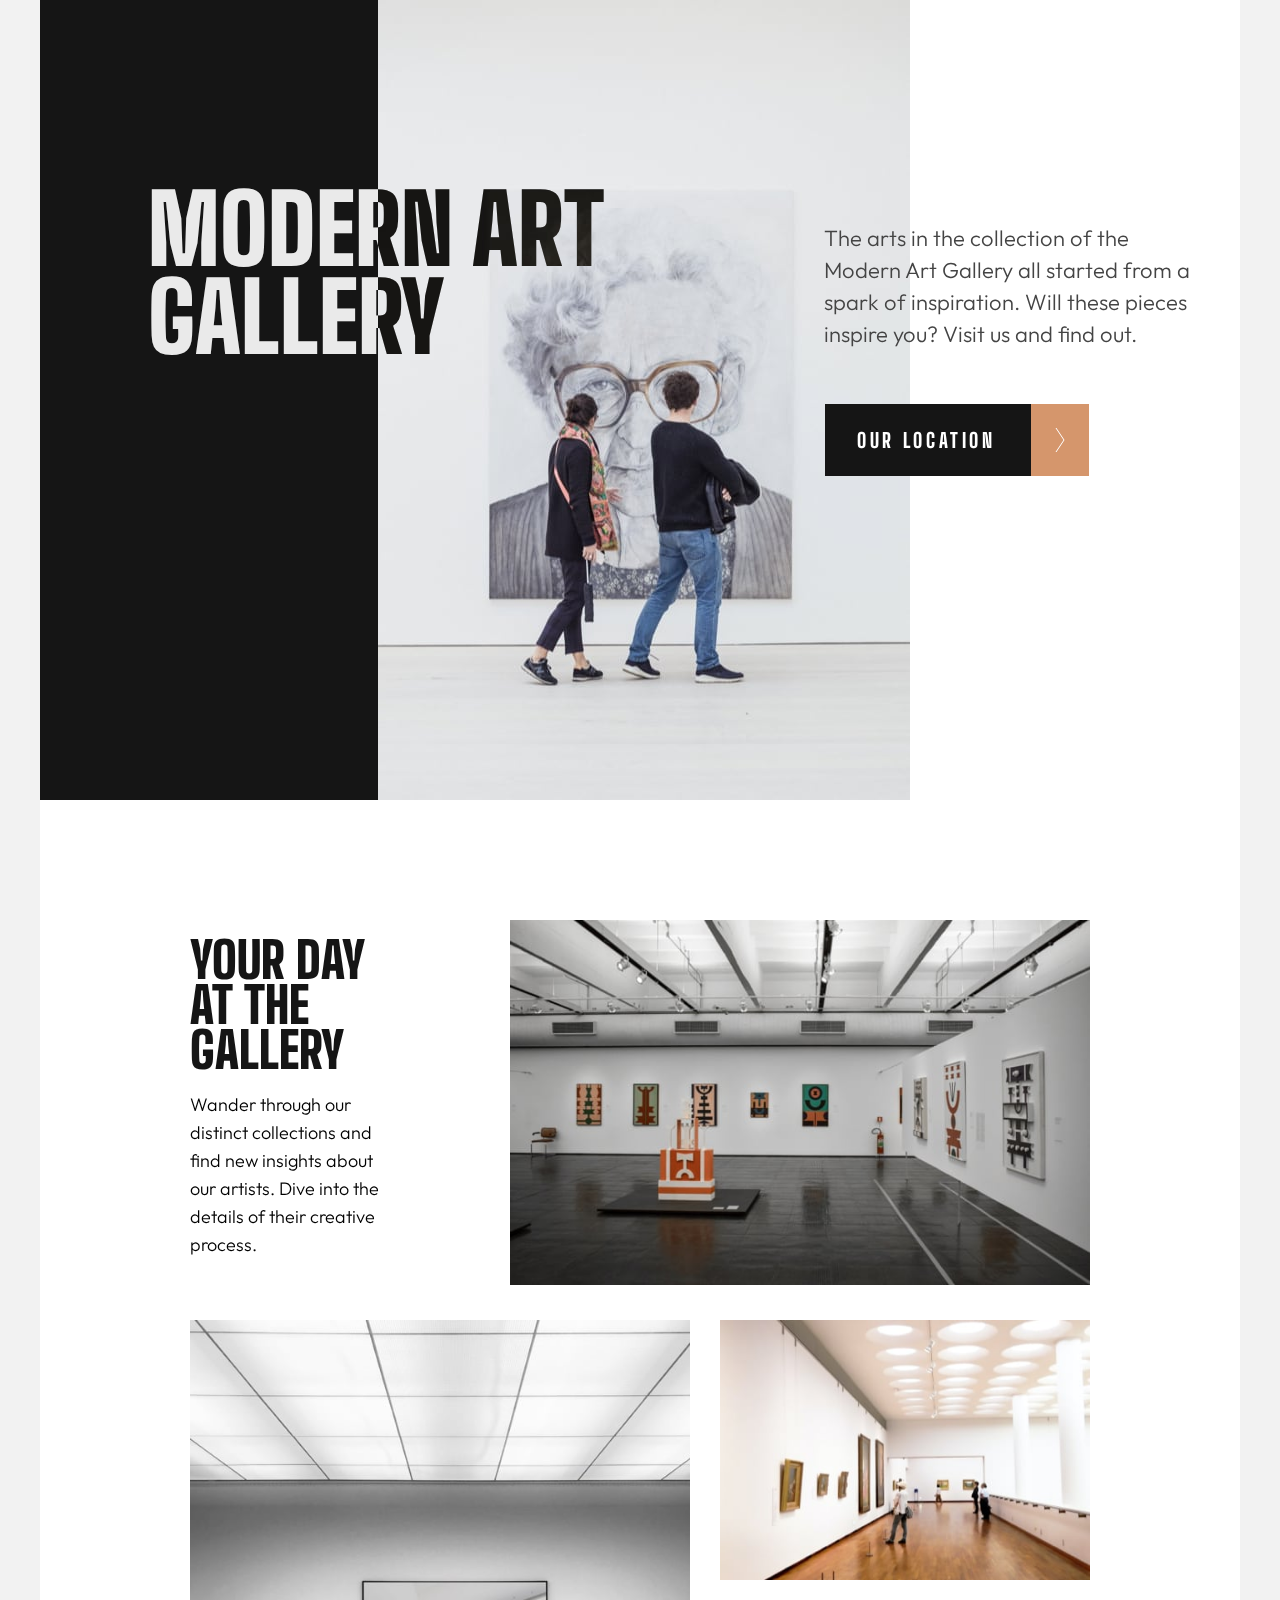
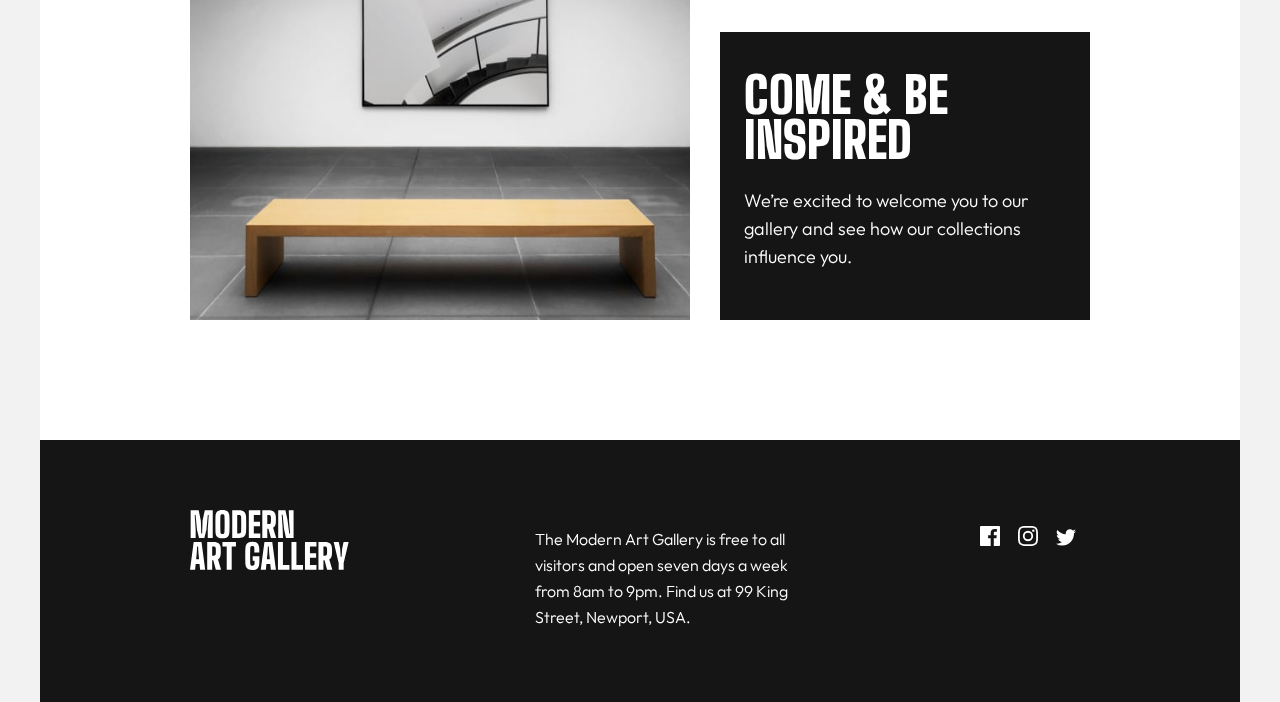
<file: index.html>
<!DOCTYPE html>
<html lang="en">
  <head>
    <meta charset="UTF-8" />
    <meta name="viewport" content="width=device-width, initial-scale=1.0" />

    <link
      rel="icon"
      type="image/png"
      sizes="32x32"
      href="./assets/favicon-32x32.png"
    />
    <link
      href="https://fonts.googleapis.com/css2?family=Outfit:wght@300&display=swap"
      rel="stylesheet"
    />
    <link
      href="https://fonts.googleapis.com/css2?family=Big+Shoulders+Display:wght@800;900&display=swap"
      rel="stylesheet"
    />
    <link rel="stylesheet" href="./style.css" />
    <title>Art gallery website</title>
  </head>
  <body>
    <header>
      <div class="header-div">
        <div class="top-left"></div>
        <div class="h1">modern art gallery</div>
        <div class="top-right">
          <p>
            The arts in the collection of the Modern Art Gallery all started
            from a spark of inspiration. Will these pieces inspire you? Visit us
            and find out.
          </p>
          <div>
            <a href="./location/location.html" class="button">
              <div class="our-location">OUR LOCATION</div>
              <img src="./assets/icon-arrow-right.svg" />
            </a>
          </div>
        </div>
      </div>
    </header>
    <main>
      <section class="section1">
        <div class="grid-1"></div>
        <article class="article1">
          <h2>Your Day at the Gallery</h2>
          <p>
            Wander through our distinct collections and find new insights about
            our artists. Dive into the details of their creative process.
          </p>
        </article>
      </section>

      <section class="section2">
        <div class="grid-2 section2-padding"></div>
        <div class="grid-3 section2-padding"></div>

        <article id="article-3" class="article2 section2-padding">
          <h2>come & be inspired</h2>
          <p>
            We’re excited to welcome you to our gallery and see how our
            collections influence you.
          </p>
        </article>
      </section>
    </main>
    <footer>
      <img src="./assets/logo-light.svg" alt="title logo" />
      <p>
        The Modern Art Gallery is free to all visitors and open seven days a
        week from 8am to 9pm. Find us at 99 King Street, Newport, USA.
      </p>
      <div class="footer-icons">
        <img
          class="icon"
          src="./assets/icon-facebook.svg"
          alt="facebook icon"
        />
        <img
          class="icon"
          src="./assets/icon-instagram.svg"
          alt="instagram icon"
        />
        <img class="icon" src="./assets/icon-twitter.svg" alt="twitter icon" />
      </div>
    </footer>
  </body>
</html>
</file>
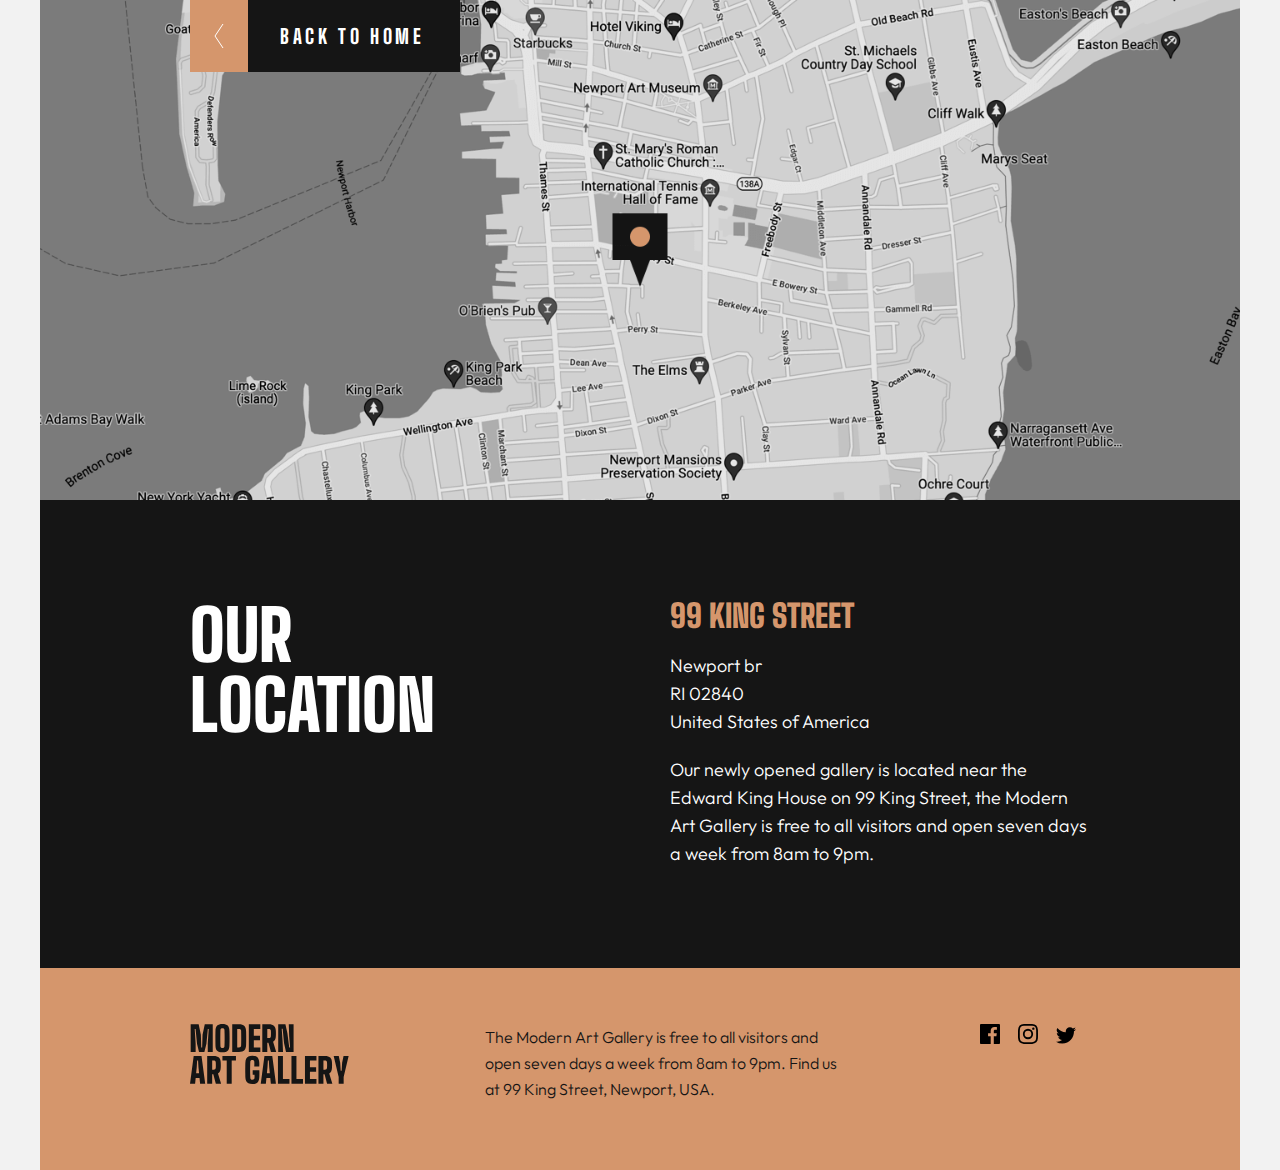
<file: location/location.html>
<!DOCTYPE html>
<html lang="en">
  <head>
    <meta charset="UTF-8" />
    <meta name="viewport" content="width=device-width, initial-scale=1.0" />

    <link
      rel="icon"
      type="image/png"
      sizes="32x32"
      href="../assets/favicon-32x32.png"
    />
    <link
      href="https://fonts.googleapis.com/css2?family=Outfit:wght@300&display=swap"
      rel="stylesheet"
    />
    <link
      href="https://fonts.googleapis.com/css2?family=Big+Shoulders+Display:wght@800;900&display=swap"
      rel="stylesheet"
    />

    <link rel="stylesheet" href="./location.css" />

    <title>Art gallery website</title>
  </head>
  <body>
    <header>
      <div>
        <a href="../index.html" class="button">
          <img src="../assets/icon-arrow-left.svg" />
          <div class="our-location">BACK TO HOME</div>
        </a>
      </div>
    </header>
    <main>
      <div class="h2">
        <h2>Our location</h2>
      </div>
      <div class="info">
        <h3>99 King Street</h3>
        <div>
          <p>
            Newport br <br />
            RI 02840 <br />
            United States of America
          </p>
        </div>
        <p>
          Our newly opened gallery is located near the Edward King House on 99
          King Street, the Modern Art Gallery is free to all visitors and open
          seven days a week from 8am to 9pm.
        </p>
      </div>
    </main>
    <footer>
      <img src="../assets/logo-dark.svg" alt="title logo" />
      <p>
        The Modern Art Gallery is free to all visitors and open seven days a
        week from 8am to 9pm. Find us at 99 King Street, Newport, USA.
      </p>
      <div class="footer-icons">
        <img
          class="icon"
          src="../assets/icon-facebook.svg"
          alt="facebook icon"
        />
        <img
          class="icon"
          src="../assets/icon-instagram.svg"
          alt="instagram icon"
        />
        <img class="icon" src="../assets/icon-twitter.svg" alt="twitter icon" />
      </div>
    </footer>
  </body>
</html>
</file>
<file: style.css>
body {
  background-color: #f2f2f2;
  width: 375px;
  font-family: 'Outfit', sans-serif;
  font-weight: 300;
  font-size: 18px;
  line-height: 28px;
  margin: 0 auto;
  display: flex;
  align-items: center;
  justify-content: center;
  flex-direction: column;
}

header {
  background-color: white;
  background-image: url('./assets/mobile/image-hero.jpg');
  background-repeat: no-repeat;
  flex-direction: column;
  padding: 16px;
}

.top-left {
  display: none;
}

.h1 {
  color: #151515;
  margin-top: 260px;
  font-family: 'Big Shoulders Display', cursive;
  font-weight: 900;
  font-size: 60px;
  line-height: 55px;
  text-transform: uppercase;
}

.button {
  font-family: 'Big Shoulders Display', cursive;
  font-weight: 800;
  font-size: 20px;
  line-height: 24px;
  letter-spacing: 3.63636px;
  text-decoration: none;
  margin-top: 32px;
  display: flex;
  align-items: center;
  cursor: pointer;
}

.our-location {
  background-color: #151515;
  color: white;
  padding: 24px 35px 24px 32px;
  transition: 0.5s;
}

.our-location:hover {
  background-color: #d5966c;
}

.button img {
  background-color: #d5966c;
  padding: 24px;
}

main {
  background-color: white;
  padding: 120px 16px;
}

.grid-1 {
  width: 340px;
  height: 320px;
  background-image: url('./assets/mobile/image-grid-1.jpg');
  background-repeat: no-repeat;
  background-size: contain;
}

.grid-2 {
  width: 340px;
  height: 480px;
  background-image: url('./assets/mobile/image-grid-2.jpg');
  background-repeat: no-repeat;
  background-size: contain;
}

.grid-3 {
  max-width: 340px;
  height: 200px;
  background-image: url('./assets/mobile/image-grid-3.jpg');
  background-repeat: no-repeat;
  background-size: contain;
}

h2 {
  color: #151515;
  font-family: 'Big Shoulders Display', cursive;
  font-weight: 900;
  font-size: 50px;
  line-height: 45px;
  text-transform: uppercase;
}

.section2-padding {
  margin: 8px 0;
}

.article2 {
  background-color: #151515;
  color: white;
  display: flex;
  flex-direction: column;
  padding: 0 24px;
}

.article2 h2 {
  color: white;
  margin-bottom: 12px;
}

.article2 p {
  margin: 12px 0 47px 0;
}

footer {
  background-color: #151515;
  color: white;
  padding: 48px 32px;
}

footer p {
  font-size: 16px;
  line-height: 26px;
}

footer .footer-icons img {
  padding: 16px 14px 0 0;
}

.icon {
  cursor: pointer;
  transition: 0.3s;
}

.icon:hover {
  filter: blur(1px);
}

@media screen and (min-width: 700px) {
  body {
    width: 700px;
  }

  header {
    height: 665px;
    background-image: url('./assets/tablet/image-hero.jpg');
  }

  .header-div {
    display: flex;
    flex-direction: column;
    margin-left: 350px;
    margin-top: -145px;
    padding-right: 24px;
  }

  main {
    padding-left: 35px;
    padding-right: 35px;
  }

  .section1 {
    max-height: 100%;
    display: flex;
    flex-direction: row-reverse;
    justify-content: space-between;
  }

  .article1 {
    width: 210px;
  }

  .section1 h2 {
    padding: 18px 0;
  }

  .section1 h2,
  .section1 p {
    margin: 0;
  }

  .grid-1 {
    width: 367px;
    height: 368px;
    background-image: url('./assets/tablet/image-grid-1.jpg');
  }

  .grid-2 {
    height: 615px;
    background-image: url('./assets/tablet/image-grid-2.jpg');
    grid-area: sidebar;
    padding: 6px;
  }

  .grid-3 {
    max-width: 280px;
    height: 300px;
    background-image: url('./assets/tablet/image-grid-3.jpg');
    grid-area: header;
  }

  #article-3 {
    grid-area: footer;
    max-width: 100%;
  }

  .section2 {
    margin-top: 11px;
    display: grid;
    gap: 11px;
    grid-template-columns: 1fr 1fr;
    grid-template-rows: auto;
    grid-template-areas:
      'sidebar header'
      'sidebar footer';
  }

  .section2-padding {
    margin: 0;
  }

  footer {
    width: 620px;
    max-height: 200px;
    padding: 56px 40px;
    display: flex;
    justify-content: space-between;
  }

  footer > img {
    width: 100px;
    height: 38px;
  }

  footer > p {
    width: 260px;
    height: 90px;
  }
}

@media screen and (min-width: 1200px) {
  body {
    width: 1200px;
  }

  header {
    height: 800px;
    background-image: url('./assets/desktop/image-hero.jpg');
    background-position: center;
    padding: 0;
  }

  .header-div {
    width: 1200px;
    height: 800px;
    flex-direction: row;
    justify-content: space-between;
    padding-right: 0;
    margin-left: 0;
    margin-top: 0;
  }

  .top-left {
    background-color: #151515;
    width: 350px;
    height: 800px;
    display: flex;
    flex-direction: column;
  }

  .h1 {
    width: 700px;
    color: white;
    font-size: 96px;
    line-height: 88px;
    margin: 185px 0 0 -230px;
    mix-blend-mode: difference;
  }

  .top-right {
    width: 400px;
    margin-top: 200px;
    padding-right: 30px;
    display: flex;
    flex-direction: column;
    align-items: center;
  }

  .top-right > p {
    color: #444444;
    font-size: 22px;
    line-height: 32px;
  }

  .button {
    margin-top: 32px;
    margin-left: -120px;
  }

  main {
    padding: 120px 150px;
  }

  .grid-1 {
    width: 580px;
    height: 370px;
    background-image: url('./assets/desktop/image-grid-1.jpg');
  }

  .grid-2 {
    width: 100%;
    max-height: 600px;
    background-image: url('./assets/desktop/image-grid-2.jpg');
    background-size: cover;
    padding: 0;
  }

  .grid-3 {
    max-width: 420px;
    height: 280px;
    background-image: url('./assets/desktop/image-grid-3.jpg');
  }

  .section2 {
    margin-top: 30px;
    gap: 30px;
  }

  .section2 {
    margin-top: 30px;
    gap: 30px;
    grid-template-columns: 500px 370px;
    grid-template-rows: auto;
    grid-template-areas:
      'sidebar header'
      'sidebar footer';
  }

  footer {
    width: 900px;
    max-height: 220px;
    padding: 70px 150px;
  }

  footer > img {
    width: 160px;
    height: 60px;
  }

  footer > p {
    width: 260px;
    height: 90px;
  }
}
</file>
<file: location/location.css>
body {
  color: #151515;
  background-color: #f2f2f2;
  width: 375px;
  font-family: 'Outfit', sans-serif;
  font-weight: 300;
  font-size: 18px;
  line-height: 28px;
  margin: 0 auto;
}

header {
  height: 550px;
  background-image: url('../assets/mobile/image-map.png');
  background-repeat: no-repeat;
}

.button {
  font-family: 'Big Shoulders Display', cursive;
  font-weight: 800;
  font-size: 20px;
  line-height: 24px;
  letter-spacing: 3.63636px;
  text-decoration: none;
  display: flex;
  align-items: center;
  cursor: pointer;
}

.our-location {
  background-color: #151515;
  color: white;
  padding: 24px 35px 24px 32px;
  transition: 0.5s;
}

.our-location:hover {
  background-color: #d5966c;
}

.button img {
  background-color: #d5966c;
  padding: 24px;
}

main {
  background-color: #151515;
  color: white;
  padding: 48px 16px 56px 16px;
}

h2 {
  font-family: 'Big Shoulders Display', cursive;
  font-weight: 900;
  font-size: 50px;
  line-height: 45px;
  text-transform: uppercase;
  margin: 0;
}

h3 {
  color: #d5966c;
  font-family: 'Big Shoulders Display', cursive;
  font-weight: 900;
  font-size: 32px;
  line-height: 32px;
  text-transform: uppercase;
  padding-top: 20px;
}

.info > p {
  padding-top: 20px;
}

p {
  margin: 0;
}

footer {
  background-color: #d5966c;
  padding: 48px 32px;
}

footer p {
  font-size: 16px;
  line-height: 26px;
}

footer .footer-icons img {
  padding: 16px 14px 0 0;
}

.icon {
  cursor: pointer;
  filter: invert(100%);
  transition: 0.3s;
}

.icon:hover {
  filter: blur(1px);
}

@media screen and (min-width: 700px) {
  body {
    width: 700px;
  }

  header {
    height: 544px;
    background-image: url('../assets/tablet/image-map.png');
    background-repeat: no-repeat;
    background-size: contain;
  }

  .button {
    margin-left: 40px;
  }

  main {
    padding: 80px 40px;
    display: flex;
  }

  .h2 {
    width: 200px;
    height: 90px;
    margin-right: 60px;
  }

  h3 {
    padding-top: 0;
    margin: 0 0 20px 0;
  }

  footer {
    width: 620px;
    max-height: 200px;
    padding: 56px 40px;
    display: flex;
    justify-content: space-between;
  }

  footer > img {
    width: 100px;
    height: 38px;
  }

  footer > p {
    width: 260px;
    height: 90px;
  }

  footer .footer-icons img {
    padding: 0 14px 0 0;
  }
}

@media screen and (min-width: 1200px) {
  body {
    width: 1200px;
  }

  header {
    height: 500px;
    background-image: url('../assets/desktop/image-map.png');
    background-repeat: no-repeat;
    background-size: contain;
  }

  .button {
    margin-left: 150px;
  }

  main {
    padding: 100px 150px;
  }

  .info {
    margin-left: 220px;
  }

  h2 {
    font-size: 70px;
    line-height: 70px;
  }

  footer {
    width: 900px;
    padding: 56px 150px;
  }

  footer > img {
    width: 160px;
    height: 60px;
  }

  footer > p {
    width: 360px;
  }
}
</file>
